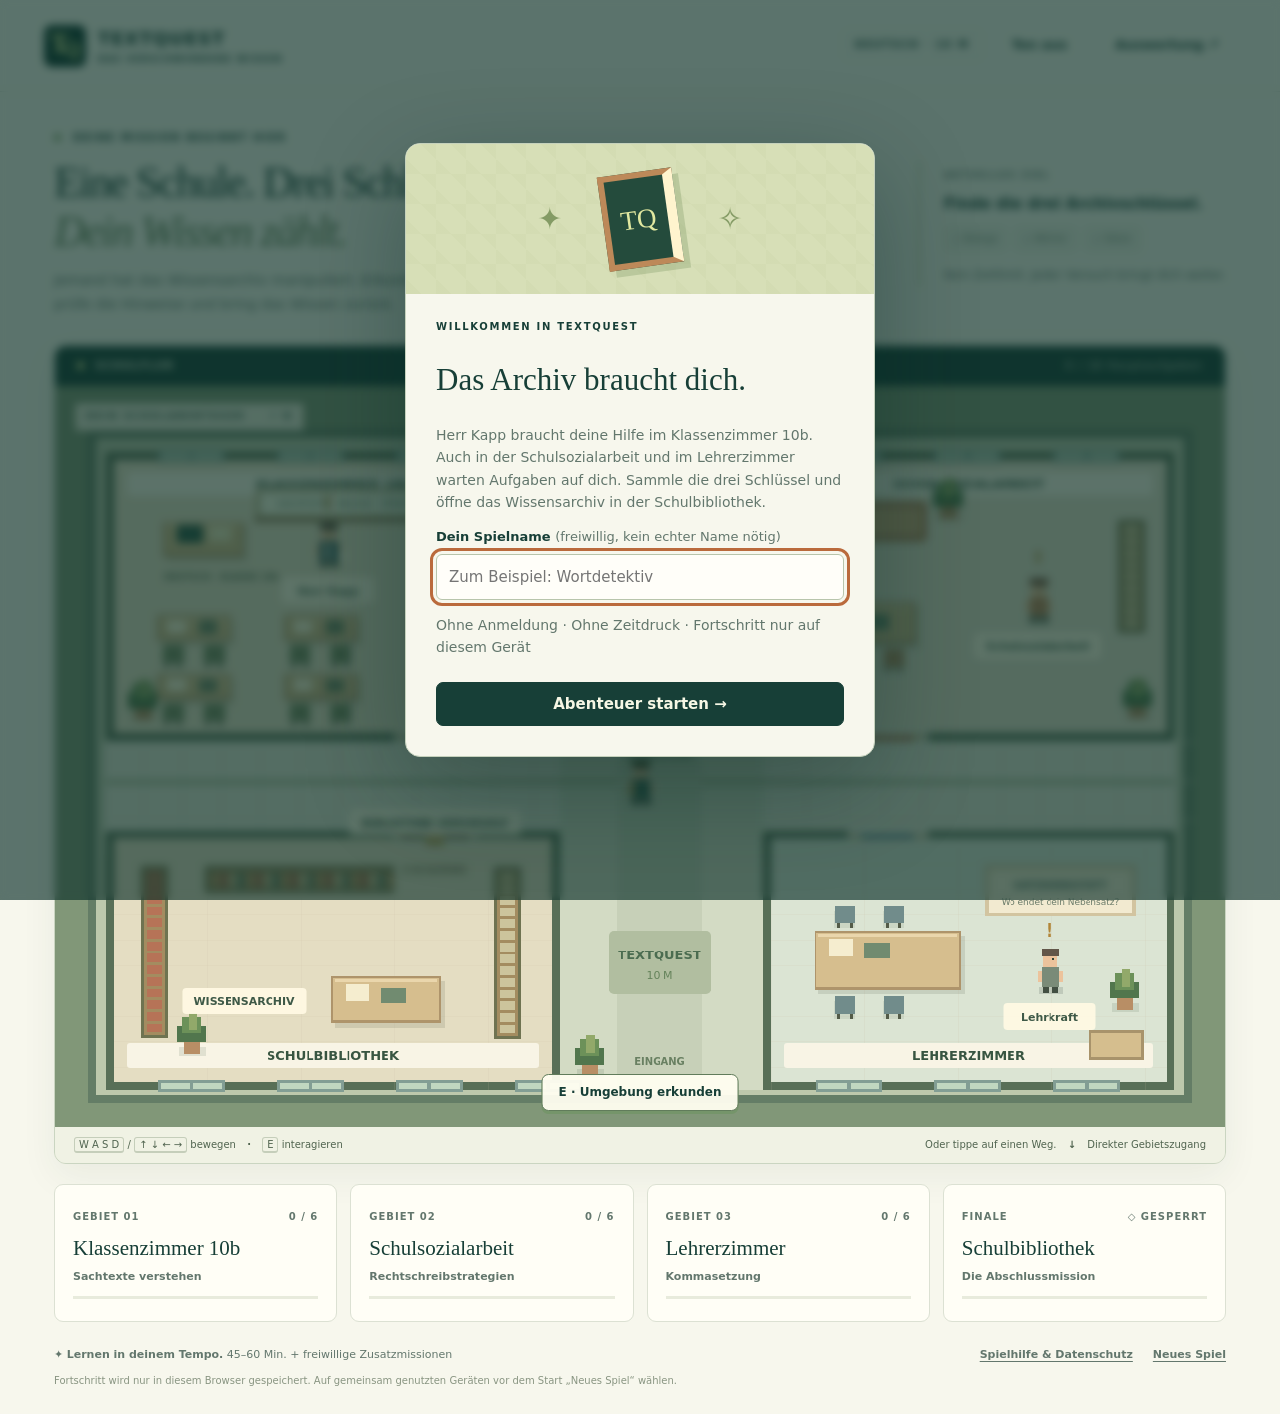
<file: index.html>
<!doctype html>
<html lang="de"><head><meta charset="utf-8"><meta name="viewport" content="width=device-width,initial-scale=1"><meta name="theme-color" content="#193f38"><meta name="description" content="TextQuest: Ein kostenloses 2D-Lernabenteuer für Deutsch Klasse 10 M. Sachtexte, Rechtschreibstrategien und Kommasetzung – ohne Anmeldung."><title>TextQuest — Das verschwundene Wissen</title><link rel="stylesheet" href="style.css"></head>
<body>
<header class="top"><a class="brand" href="#" aria-label="TextQuest Start"><span class="brand-icon">T<span>Q</span></span><span>TEXTQUEST<small>DAS VERSCHWUNDENE WISSEN</small></span></a><div class="topright"><span class="tag">DEUTSCH · 10 M</span><button id="sound" class="quiet" aria-pressed="false">Ton aus</button><button id="results" class="quiet">Auswertung ↗</button></div></header>
<main>
<section class="intro"><div><div class="eyebrow"><span class="dot"></span> DEINE MISSION BEGINNT HIER</div><h1>Eine Schule. Drei Schlüssel.<br><em>Dein Wissen zählt.</em></h1><p>Jemand hat das Wissensarchiv manipuliert. Erkunde das Schulhaus,<br class="desktop"> prüfe die Hinweise und bring das Wissen zurück.</p></div><div class="missionnote"><span class="noteindex">AKTUELLES ZIEL</span><strong id="goal">Finde die drei Archivschlüssel.</strong><div id="keys" class="keyrow"></div><span class="small">Kein Zeitlimit. Jeder Versuch bringt dich weiter.</span></div></section>
<section class="gamebox" aria-label="Begehbare Abenteuerwelt"><div class="mapbar"><span><i class="dot"></i> <b id="location">SCHULFLUR</b></span><span id="progress">0 / 18 Aufgaben</span></div><div class="canvaswrap"><canvas id="world" width="1200" height="760" tabindex="0" aria-label="2D-Schulhaus. Bewege dich mit WASD oder Pfeiltasten. Alternativ die Gebiete unterhalb der Karte öffnen."></canvas><div class="mapcaption">DEIN SCHULABENTEUER <span>↗ N</span></div><div class="interaction"><button id="interact">E · Umgebung erkunden</button></div><div class="touchpad" aria-label="Bewegungssteuerung"><button data-dir="ArrowUp" aria-label="Nach oben">↑</button><div><button data-dir="ArrowLeft" aria-label="Nach links">←</button><button data-dir="ArrowDown" aria-label="Nach unten">↓</button><button data-dir="ArrowRight" aria-label="Nach rechts">→</button></div></div></div><div class="mapfoot"><span><kbd>W A S D</kbd> / <kbd>↑ ↓ ← →</kbd> bewegen <b>·</b> <kbd>E</kbd> interagieren</span><span>Oder tippe auf einen Weg. <b>↓</b> Direkter Gebietszugang</span></div></section>
<section class="districts" id="districts" aria-label="Gebiete und Aufgaben"></section>
<section class="bottomline"><span>✦ <strong>Lernen in deinem Tempo.</strong> 45–60 Min. + freiwillige Zusatzmissionen</span><button id="guide" class="textbtn">Spielhilfe & Datenschutz</button><button id="reset" class="textbtn">Neues Spiel</button></section>
<p id="storageNote" class="storage">Fortschritt wird nur in diesem Browser gespeichert. Auf gemeinsam genutzten Geräten vor dem Start „Neues Spiel“ wählen.</p>
</main>
<dialog id="welcome" class="smallmodal"><div class="welcomeart"><span>✦</span><div class="book">TQ</div><span>✧</span></div><div class="modalpad"><div class="eyebrow">WILLKOMMEN IN TEXTQUEST</div><h2>Das Archiv braucht dich.</h2><p>Herr Kapp braucht deine Hilfe im Klassenzimmer 10b. Auch in der Schulsozialarbeit und im Lehrerzimmer warten Aufgaben auf dich. Sammle die drei Schlüssel und öffne das Wissensarchiv in der Schulbibliothek.</p><label for="nickname">Dein Spielname <span class="muted">(freiwillig, kein echter Name nötig)</span></label><input id="nickname" maxlength="30" placeholder="Zum Beispiel: Wortdetektiv"><p class="small">Ohne Anmeldung · Ohne Zeitdruck · Fortschritt nur auf diesem Gerät</p><button id="start" class="primary wide">Abenteuer starten →</button><button id="resume" class="quiet wide" hidden>Gespeichertes Abenteuer fortsetzen</button></div></dialog>
<dialog id="modal" aria-labelledby="modalTitle"><div class="modalhead"><div><span id="modalKicker" class="eyebrow"></span><h2 id="modalTitle"></h2></div><button id="closeModal" class="close" aria-label="Fenster schließen">✕</button></div><div id="modalBody"></div></dialog>
<div id="toast" role="status" aria-live="polite"></div>
<script src="content.js"></script><script src="app.js"></script><script src="world.js"></script>
</body></html>
</file>
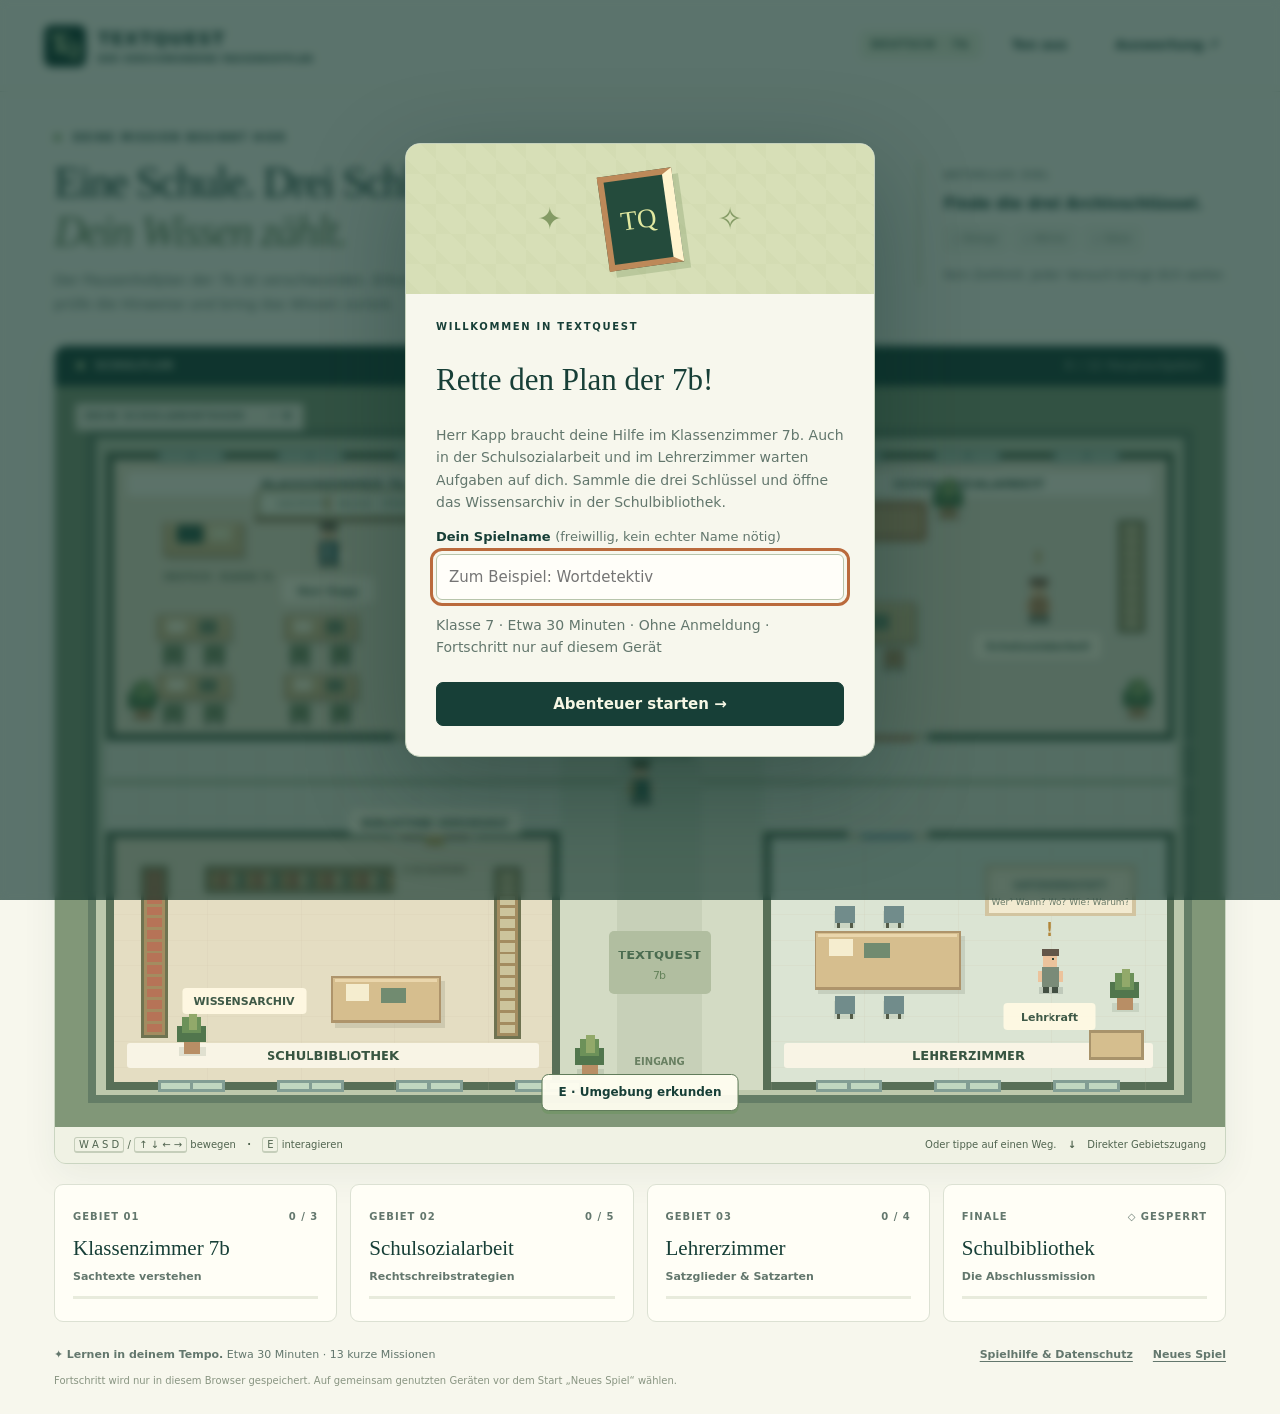
<file: klasse7/index.html>
<!doctype html>
<html lang="de"><head><meta charset="utf-8"><meta name="viewport" content="width=device-width,initial-scale=1"><meta name="theme-color" content="#193f38"><meta name="description" content="TextQuest: Ein kostenloses 2D-Lernabenteuer für Deutsch Klasse 7b. Sachtexte, Rechtschreibung und Grammatik – ohne Anmeldung."><title>TextQuest 7b — Der verschwundene Pausenhofplan</title><link rel="stylesheet" href="style.css"></head>
<body>
<header class="top"><a class="brand" href="#" aria-label="TextQuest Start"><span class="brand-icon">T<span>Q</span></span><span>TEXTQUEST<small>DER VERSCHWUNDENE PAUSENHOFPLAN</small></span></a><div class="topright"><span class="tag">DEUTSCH · 7b</span><button id="sound" class="quiet" aria-pressed="false">Ton aus</button><button id="results" class="quiet">Auswertung ↗</button></div></header>
<main>
<section class="intro"><div><div class="eyebrow"><span class="dot"></span> DEINE MISSION BEGINNT HIER</div><h1>Eine Schule. Drei Schlüssel.<br><em>Dein Wissen zählt.</em></h1><p>Der Pausenhofplan der 7b ist verschwunden. Erkunde das Schulhaus,<br class="desktop"> prüfe die Hinweise und bring das Wissen zurück.</p></div><div class="missionnote"><span class="noteindex">AKTUELLES ZIEL</span><strong id="goal">Finde die drei Archivschlüssel.</strong><div id="keys" class="keyrow"></div><span class="small">Kein Zeitlimit. Jeder Versuch bringt dich weiter.</span></div></section>
<section class="gamebox" aria-label="Begehbare Abenteuerwelt"><div class="mapbar"><span><i class="dot"></i> <b id="location">SCHULFLUR</b></span><span id="progress">0 / 12 Hauptaufgaben</span></div><div class="canvaswrap"><canvas id="world" width="1200" height="760" tabindex="0" aria-label="2D-Schulhaus. Bewege dich mit WASD oder Pfeiltasten. Alternativ die Gebiete unterhalb der Karte öffnen."></canvas><div class="mapcaption">DEIN SCHULABENTEUER <span>↗ N</span></div><div class="interaction"><button id="interact">E · Umgebung erkunden</button></div><div class="touchpad" aria-label="Bewegungssteuerung"><button data-dir="ArrowUp" aria-label="Nach oben">↑</button><div><button data-dir="ArrowLeft" aria-label="Nach links">←</button><button data-dir="ArrowDown" aria-label="Nach unten">↓</button><button data-dir="ArrowRight" aria-label="Nach rechts">→</button></div></div></div><div class="mapfoot"><span><kbd>W A S D</kbd> / <kbd>↑ ↓ ← →</kbd> bewegen <b>·</b> <kbd>E</kbd> interagieren</span><span>Oder tippe auf einen Weg. <b>↓</b> Direkter Gebietszugang</span></div></section>
<section class="districts" id="districts" aria-label="Gebiete und Aufgaben"></section>
<section class="bottomline"><span>✦ <strong>Lernen in deinem Tempo.</strong> Etwa 30 Minuten · 13 kurze Missionen</span><button id="guide" class="textbtn">Spielhilfe & Datenschutz</button><button id="reset" class="textbtn">Neues Spiel</button></section>
<p id="storageNote" class="storage">Fortschritt wird nur in diesem Browser gespeichert. Auf gemeinsam genutzten Geräten vor dem Start „Neues Spiel“ wählen.</p>
</main>
<dialog id="welcome" class="smallmodal"><div class="welcomeart"><span>✦</span><div class="book">TQ</div><span>✧</span></div><div class="modalpad"><div class="eyebrow">WILLKOMMEN IN TEXTQUEST</div><h2>Rette den Plan der 7b!</h2><p>Herr Kapp braucht deine Hilfe im Klassenzimmer 7b. Auch in der Schulsozialarbeit und im Lehrerzimmer warten Aufgaben auf dich. Sammle die drei Schlüssel und öffne das Wissensarchiv in der Schulbibliothek.</p><label for="nickname">Dein Spielname <span class="muted">(freiwillig, kein echter Name nötig)</span></label><input id="nickname" maxlength="30" placeholder="Zum Beispiel: Wortdetektiv"><p class="small">Klasse 7 · Etwa 30 Minuten · Ohne Anmeldung · Fortschritt nur auf diesem Gerät</p><button id="start" class="primary wide">Abenteuer starten →</button><button id="resume" class="quiet wide" hidden>Gespeichertes Abenteuer fortsetzen</button></div></dialog>
<dialog id="modal" aria-labelledby="modalTitle"><div class="modalhead"><div><span id="modalKicker" class="eyebrow"></span><h2 id="modalTitle"></h2></div><button id="closeModal" class="close" aria-label="Fenster schließen">✕</button></div><div id="modalBody"></div></dialog>
<div id="toast" role="status" aria-live="polite"></div>
<script src="content.js"></script><script src="app.js"></script><script src="world.js"></script>
</body></html>
</file>
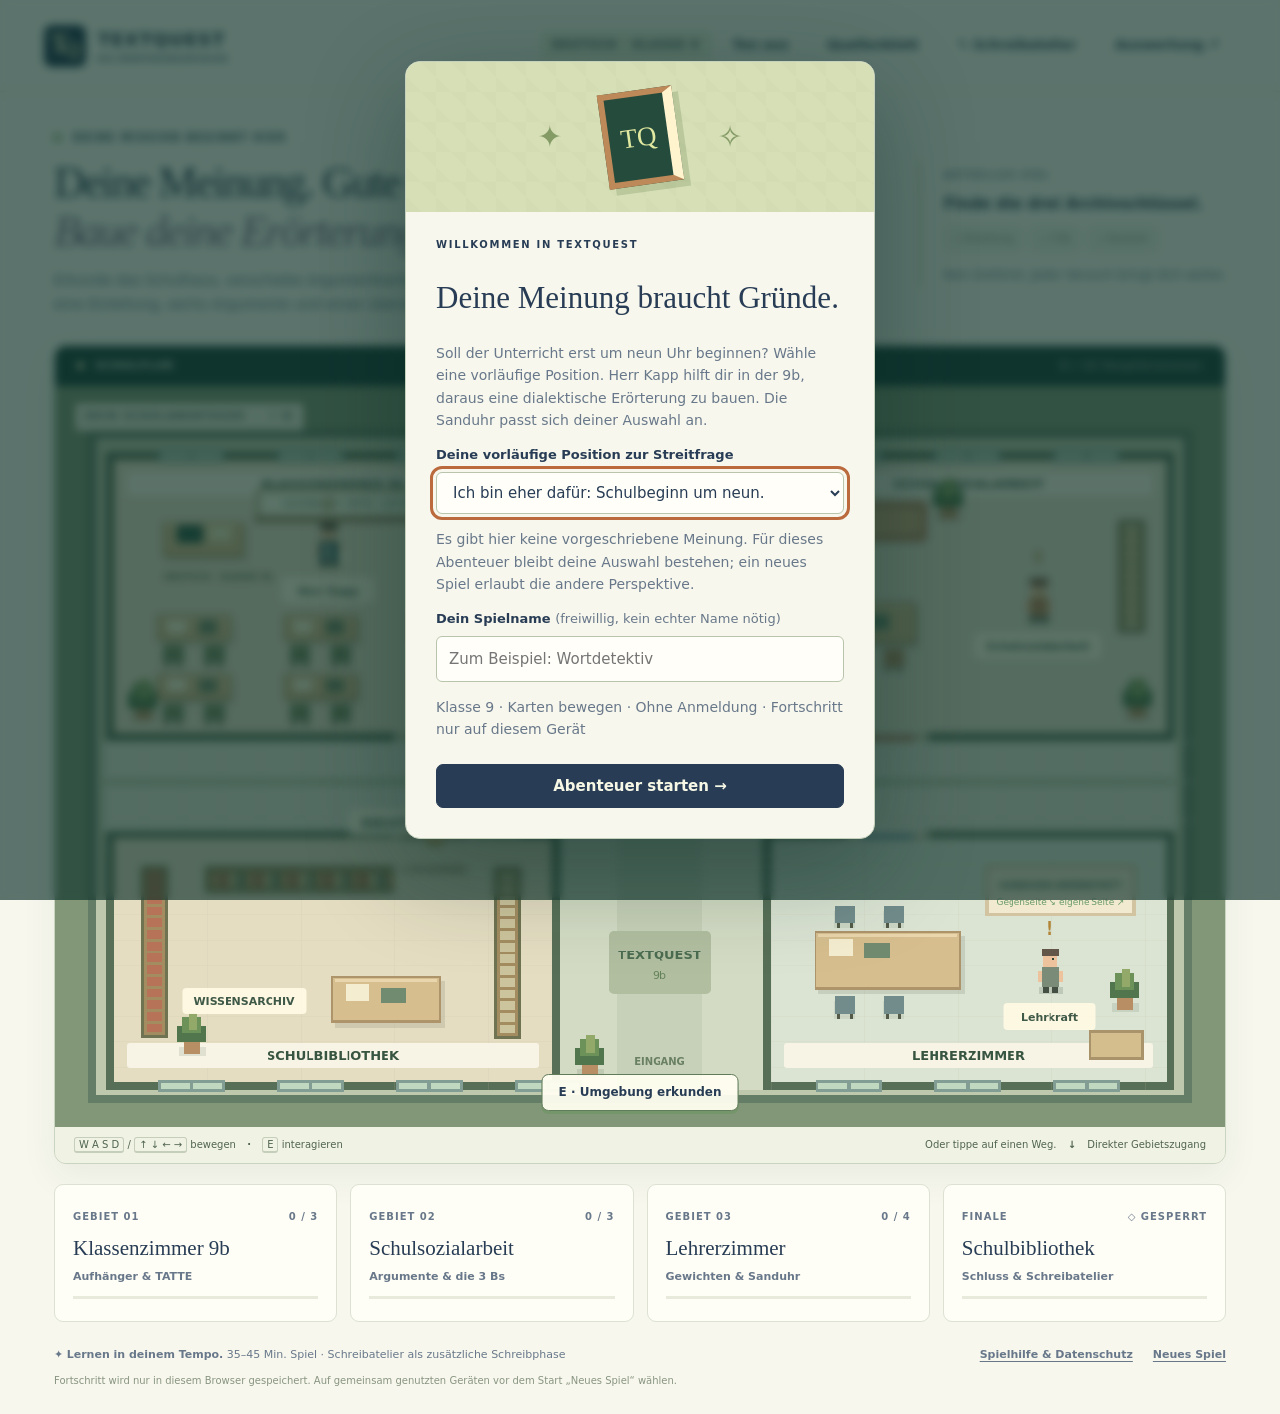
<file: klasse9/index.html>
<!doctype html>
<html lang="de"><head><meta charset="utf-8"><meta name="viewport" content="width=device-width,initial-scale=1"><meta name="theme-color" content="#193f38"><meta name="description" content="TextQuest: Ein kostenloses 2D-Lernabenteuer für Deutsch Klasse 9b. Dialektische Erörterung, Einleitung, sechs Argumente, Sanduhrprinzip und Schluss – ohne Anmeldung."><title>TextQuest 9 — Die Erörterungsmission</title><link rel="stylesheet" href="style.css"></head>
<body>
<header class="top"><a class="brand" href="#" aria-label="TextQuest Start"><span class="brand-icon">T<span>Q</span></span><span>TEXTQUEST<small>DIE ERÖRTERUNGSMISSION</small></span></a><div class="topright"><span class="tag">DEUTSCH · KLASSE 9</span><button id="sound" class="quiet" aria-pressed="false">Ton aus</button><button id="sourceButton" class="quiet">Quellenblatt</button><button id="notebook" class="quiet">✎ Schreibatelier</button><button id="results" class="quiet">Auswertung ↗</button></div></header>
<main>
<section class="intro"><div><div class="eyebrow"><span class="dot"></span> DEINE MISSION BEGINNT HIER</div><h1>Deine Meinung. Gute Gründe.<br><em>Baue deine Erörterung.</em></h1><p>Erkunde das Schulhaus, verschiebe Argumentkarten und entwickle<br class="desktop"> eine Einleitung, sechs Argumente und einen überzeugenden Schluss.</p></div><div class="missionnote"><span class="noteindex">AKTUELLES ZIEL</span><strong id="goal">Finde die drei Archivschlüssel.</strong><div id="keys" class="keyrow"></div><span class="small">Kein Zeitlimit. Jeder Versuch bringt dich weiter.</span></div></section>
<section class="gamebox" aria-label="Begehbare Abenteuerwelt"><div class="mapbar"><span><i class="dot"></i> <b id="location">SCHULFLUR</b></span><span id="progress">0 / 10 Hauptmissionen</span></div><div class="canvaswrap"><canvas id="world" width="1200" height="760" tabindex="0" aria-label="2D-Schulhaus. Bewege dich mit WASD oder Pfeiltasten. Alternativ die Gebiete unterhalb der Karte öffnen."></canvas><div class="mapcaption">DEIN SCHULABENTEUER <span>↗ N</span></div><div class="interaction"><button id="interact">E · Umgebung erkunden</button></div><div class="touchpad" aria-label="Bewegungssteuerung"><button data-dir="ArrowUp" aria-label="Nach oben">↑</button><div><button data-dir="ArrowLeft" aria-label="Nach links">←</button><button data-dir="ArrowDown" aria-label="Nach unten">↓</button><button data-dir="ArrowRight" aria-label="Nach rechts">→</button></div></div></div><div class="mapfoot"><span><kbd>W A S D</kbd> / <kbd>↑ ↓ ← →</kbd> bewegen <b>·</b> <kbd>E</kbd> interagieren</span><span>Oder tippe auf einen Weg. <b>↓</b> Direkter Gebietszugang</span></div></section>
<section class="districts" id="districts" aria-label="Gebiete und Aufgaben"></section>
<section class="bottomline"><span>✦ <strong>Lernen in deinem Tempo.</strong> 35–45 Min. Spiel · Schreibatelier als zusätzliche Schreibphase</span><button id="guide" class="textbtn">Spielhilfe & Datenschutz</button><button id="reset" class="textbtn">Neues Spiel</button></section>
<p id="storageNote" class="storage">Fortschritt wird nur in diesem Browser gespeichert. Auf gemeinsam genutzten Geräten vor dem Start „Neues Spiel“ wählen.</p>
</main>
<dialog id="welcome" class="smallmodal"><div class="welcomeart"><span>✦</span><div class="book">TQ</div><span>✧</span></div><div class="modalpad"><div class="eyebrow">WILLKOMMEN IN TEXTQUEST</div><h2>Deine Meinung braucht Gründe.</h2><p>Soll der Unterricht erst um neun Uhr beginnen? Wähle eine vorläufige Position. Herr Kapp hilft dir in der 9b, daraus eine dialektische Erörterung zu bauen. Die Sanduhr passt sich deiner Auswahl an.</p><label for="position">Deine vorläufige Position zur Streitfrage</label><select id="position"><option value="pro">Ich bin eher dafür: Schulbeginn um neun.</option><option value="contra">Ich bin eher dagegen: bisherigen Beginn beibehalten.</option></select><p class="small">Es gibt hier keine vorgeschriebene Meinung. Für dieses Abenteuer bleibt deine Auswahl bestehen; ein neues Spiel erlaubt die andere Perspektive.</p><label for="nickname">Dein Spielname <span class="muted">(freiwillig, kein echter Name nötig)</span></label><input id="nickname" maxlength="30" placeholder="Zum Beispiel: Wortdetektiv"><p class="small">Klasse 9 · Karten bewegen · Ohne Anmeldung · Fortschritt nur auf diesem Gerät</p><button id="start" class="primary wide">Abenteuer starten →</button><button id="resume" class="quiet wide" hidden>Gespeichertes Abenteuer fortsetzen</button></div></dialog>
<dialog id="modal" aria-labelledby="modalTitle"><div class="modalhead"><div><span id="modalKicker" class="eyebrow"></span><h2 id="modalTitle"></h2></div><button id="closeModal" class="close" aria-label="Fenster schließen">✕</button></div><div id="modalBody"></div></dialog>
<div id="toast" role="status" aria-live="polite"></div>
<script src="content.js"></script><script src="app.js"></script><script src="interactive.js"></script><script src="world.js"></script>
</body></html>
</file>
<file: style.css>
:root{--ink:#173f37;--muted:#63776d;--cream:#f7f7ed;--line:#dce1d3;--lime:#e4ee9a;--orange:#bb613e;--paper:#fffef8;--sans:ui-sans-serif,system-ui,-apple-system,BlinkMacSystemFont,"Segoe UI",sans-serif}*{box-sizing:border-box}body{margin:0;background:var(--cream);color:var(--ink);font:15px/1.6 var(--sans)}button,input,textarea,select{font:inherit}button{cursor:pointer;border:1px solid var(--line);background:var(--paper);color:var(--ink);padding:9px 16px;border-radius:7px;font-weight:650}button:hover{background:#edf1db;border-color:#a1b2a0}button:focus-visible,a:focus-visible,canvas:focus-visible,input:focus-visible,textarea:focus-visible,select:focus-visible{outline:3px solid #ba6a3c;outline-offset:3px}button:disabled{cursor:default;opacity:.55}a{color:inherit}.top{height:92px;max-width:1320px;margin:auto;padding:20px 44px;display:flex;align-items:center;justify-content:space-between;border-bottom:1px solid var(--line)}.brand{text-decoration:none;display:flex;gap:12px;align-items:center;font-size:18px;font-weight:850;letter-spacing:1px}.brand small{display:block;font-size:8px;letter-spacing:1.8px;font-weight:600}.brand-icon{background:var(--ink);color:var(--lime);width:42px;height:42px;border-radius:8px;font-family:Georgia,serif;font-size:28px;padding-left:6px;line-height:36px;position:relative}.brand-icon span{font-size:21px;position:absolute;right:5px;bottom:0}.topright{display:flex;align-items:center;gap:14px}.quiet{background:transparent;border-color:transparent;font-size:13px}.tag,.eyebrow,.noteindex{font-size:10px;letter-spacing:1.7px;font-weight:800}.tag{border:1px solid var(--line);padding:5px 10px;border-radius:5px}.dot{display:inline-block;width:7px;height:7px;border-radius:50%;background:#7c9d61;margin-right:7px}.intro{display:flex;justify-content:space-between;align-items:center;padding:38px 0 28px;gap:30px}main{max-width:1232px;margin:auto;padding:0 30px}h1{font-family:Georgia,serif;font-weight:normal;font-size:clamp(32px,3.4vw,48px);line-height:1.12;letter-spacing:-1.7px;margin:12px 0}h1 em{color:#65815b;font-weight:normal}.intro p{color:var(--muted);font-size:14px;margin:14px 0 0;line-height:1.7}.missionnote{border-left:2px solid #cbd4b5;padding-left:24px;max-width:320px}.noteindex{color:var(--muted);font-size:9px}.missionnote strong{display:block;font-size:15px;margin:7px 0}.small{font-size:12px;line-height:1.6;color:var(--muted)}.keyrow{display:flex;gap:7px;margin:10px 0}.keypill{border:1px solid #d7dec4;border-radius:5px;padding:4px 8px;color:#7a8b78;font-size:10px;background:#eff1e5}.keypill.done{background:var(--lime);color:var(--ink)}.gamebox{border:1px solid #cad5c1;border-radius:12px;overflow:hidden;background:#e4e9d2;box-shadow:0 12px 36px #223e3610}.mapbar{background:#1d443c;color:#e8edd6;display:flex;justify-content:space-between;padding:12px 22px;font-size:10px;letter-spacing:1.4px}.mapbar .dot{background:var(--lime)}.canvaswrap{position:relative;background:#b8c6a1;line-height:0}canvas{width:100%;height:auto;display:block;object-fit:contain;touch-action:none;image-rendering:pixelated}.mapcaption{position:absolute;top:17px;left:20px;line-height:1.5;font-size:9px;letter-spacing:2px;font-weight:800;color:#2e5144;background:#f8f6e5d9;padding:6px 10px;border:1px solid #6f8b5c55}.mapcaption span{margin-left:18px}.interaction{position:absolute;bottom:16px;left:50%;transform:translateX(-50%);white-space:nowrap;line-height:1.4}.interaction button{background:#fffef1f2;border:1px solid #617c5b;box-shadow:0 3px 0 #75956a;font-size:12px}.mapfoot{display:flex;gap:15px;justify-content:space-between;padding:10px 19px;font-size:10px;color:#50644f;background:#f0f2e4}.mapfoot b{margin:0 8px}kbd{font-size:10px;font-family:var(--sans);border:1px solid #c5ceba;border-bottom-width:2px;padding:1px 4px;border-radius:3px}.districts{display:grid;grid-template-columns:repeat(4,1fr);gap:13px;margin-top:20px}.district{padding:17px 18px 15px;text-align:left;position:relative;border:1px solid var(--line);background:#fffef6;border-radius:9px;min-height:138px;transition:transform .15s}.district:hover{transform:translateY(-3px)}.district .num{font-size:10px;letter-spacing:1px;color:var(--muted);display:flex;justify-content:space-between}.district h3{font-family:Georgia,serif;font-size:21px;font-weight:normal;margin:7px 0 2px}.district p{font-size:11px;color:var(--muted);margin:0 0 11px}.track{height:3px;background:#e8ebdc;width:100%}.track span{display:block;height:3px;background:#6c8a5d}.district[data-zone="1"] .track span{background:#ba7451}.district[data-zone="2"] .track span{background:#6f91a0}.bottomline{display:flex;align-items:center;gap:20px;margin-top:24px;font-size:11px;color:var(--muted)}.bottomline>span{margin-right:auto}.textbtn{padding:0;border:0;background:none;font-size:11px;color:var(--muted);text-decoration:underline;text-underline-offset:3px}.storage{color:#899582;font-size:10px;margin:9px 0 25px}.touchpad{display:none;position:absolute;left:15px;bottom:13px;line-height:1;text-align:center}.touchpad button{padding:6px 12px;background:#fffbe9df;margin:2px;touch-action:none}.touchpad>button{display:inline-block}dialog{border:1px solid #c5d1bc;border-radius:15px;padding:0;max-width:1080px;width:94vw;color:var(--ink);background:var(--cream);max-height:92dvh;box-shadow:0 30px 100px #06241d55}dialog::backdrop{background:#092d27a6;backdrop-filter:blur(4px)}.smallmodal{width:470px;max-width:94vw}.welcomeart{height:150px;background:#d7dfb7;display:flex;align-items:center;justify-content:center;gap:40px;font-size:30px;color:#849b65;background-image:linear-gradient(45deg,#c6d2a433 25%,transparent 25%,transparent 75%,#c6d2a433 75%);background-size:30px 30px}.book{background:#244b3c;border:6px solid #bd8959;border-right:10px solid #fff4ce;box-shadow:6px 7px 0 #6a865444;transform:rotate(-8deg);width:75px;height:95px;display:grid;place-items:center;color:#e1e8a0;font-family:Georgia,serif;font-size:27px}.modalpad{padding:25px 30px 30px}.modalpad h2{font-family:Georgia,serif;font-weight:normal;font-size:31px;line-height:1.2}.modalpad p{font-size:14px;color:var(--muted)}label{display:block;font-weight:650;font-size:13px;margin-bottom:6px}.muted{color:var(--muted);font-weight:normal}.wide{width:100%;margin-top:9px}.primary{background:var(--ink);color:#f6f7e5;border-color:var(--ink)}.primary:hover{background:#2d5b4c;color:white}.modalhead{display:flex;justify-content:space-between;align-items:center;padding:22px 27px;border-bottom:1px solid var(--line);position:sticky;top:0;background:var(--cream);z-index:5}.modalhead h2{font:normal 28px/1.2 Georgia,serif;margin:5px 0 0}.close{border:0;background:none;padding:9px;font-size:19px}.tasklayout{display:grid;grid-template-columns:1fr 1.1fr;align-items:start}.reading{padding:25px 26px;background:#eeefe2;border-right:1px solid var(--line);position:sticky;top:102px;max-height:65dvh;overflow:auto}.reading h3{font:normal 23px/1.3 Georgia,serif;margin:0 0 6px}.textline{display:flex;gap:12px;font-size:14px;line-height:1.75;margin-bottom:2px}.ln{min-width:21px;text-align:right;user-select:none;color:#87917b;font-size:11px;padding-top:3px}.reading .small{margin-bottom:15px}.taskarea{padding:23px 27px}.taskarea.solo{max-width:790px;margin:auto}.story{padding:13px 15px;background:#eaf0da;border-left:3px solid #8ca36c;font-size:14px;margin-bottom:20px}.quote{padding:14px 18px;background:#fffdf2;border:1px dashed #c8ba98;font-family:Georgia,serif;font-size:18px;line-height:1.7;margin-bottom:20px}.field{margin-bottom:23px;padding-bottom:19px;border-bottom:1px solid var(--line)}.field label,.field>legend{font-size:14px;line-height:1.5;margin-bottom:10px}.options{display:flex;flex-direction:column;gap:7px}.option{text-align:left;border:1px solid #d5ddc9;border-radius:7px;padding:9px 11px;font-size:13px;font-weight:500;line-height:1.5;background:#fffef7;display:flex;gap:9px;align-items:baseline}.option[aria-pressed="true"]{border:2px solid #496d50;background:#e5edd1;padding:8px 10px}.option span{font-size:10px;border:1px solid #cbd4bd;border-radius:4px;padding:0 5px}input,textarea,select{max-width:100%;width:100%;border:1px solid #b8c5ac;border-radius:6px;padding:10px 12px;background:#fffef9;color:var(--ink)}textarea{min-height:110px;resize:vertical}.commaline{font-size:18px;line-height:2.3;background:#fffdf4;padding:12px;border:1px solid #dce2ce;border-radius:6px}.commaline .word{white-space:nowrap}.commabtn{display:inline-flex;width:23px;height:30px;align-items:center;justify-content:center;padding:0;border:1px dashed #bbc8ac;border-radius:3px;margin:0 3px;vertical-align:baseline;font-size:24px;line-height:1;color:#718864;background:#f0f3e4}.commabtn[aria-pressed="true"]{background:#244f41;color:#f3f5d1;border:1px solid #244f41}.commaline .period{margin-left:1px}.field.good{border-left:3px solid #739b58;padding-left:10px}.field.bad{border-left:3px solid #be7145;padding-left:10px}.fieldstatus{font-size:12px;font-weight:650;margin-top:7px}.feedback{border-radius:8px;padding:14px 16px;margin-bottom:17px;font-size:14px;background:#f5e7d0;border:1px solid #d6b485}.feedback.success{background:#e6eed4;border-color:#adbf8d}.feedback p{margin:5px 0}.taskactions{display:flex;gap:8px;flex-wrap:wrap;margin-top:15px}.hintbox{background:#f1ebdb;border:1px solid #daceb2;padding:12px 16px;border-radius:7px;margin-top:13px;font-size:13px}.selfbox{background:#edf0e0;padding:14px;margin-top:10px;border-radius:6px}.selfbox label{font-weight:500;display:flex;gap:9px;margin-top:7px}.selfbox input{width:auto;margin-top:5px}.solution{background:#f2eddb;border:1px solid #d7c69f;padding:17px;border-radius:8px;margin-top:15px;font-size:13px}.solution h4{margin:0 0 8px}.solution p{margin:6px 0}.zoneintro{padding:20px 27px;background:#e8edda;font-size:14px}.tasklist{padding:10px 27px 25px}.taskrow{display:flex;align-items:center;gap:14px;text-align:left;width:100%;padding:15px 0;border:0;border-bottom:1px solid var(--line);background:none;border-radius:0;font-size:15px}.taskrow .circle{border:1px solid #b4c3a5;border-radius:50%;width:30px;height:30px;display:grid;place-items:center;font-size:11px;flex-shrink:0}.taskrow .rowtitle{flex:1}.taskrow small{display:block;font-size:11px;font-weight:normal;color:var(--muted)}.resultsbody{padding:25px 30px}.resultgrid{display:grid;grid-template-columns:repeat(3,1fr);gap:12px;margin:20px 0}.resultcard{padding:18px;background:#e9eedb;border-radius:9px}.resultcard h3{font-size:15px;margin:0 0 8px}.resultcard b{font:normal 35px Georgia,serif}.resultcard p{font-size:12px}.reporttable{width:100%;border-collapse:collapse;font-size:12px}.reporttable th,.reporttable td{padding:9px;border-bottom:1px solid #d6ddc9;text-align:left;vertical-align:top}.reporttable th{background:#e9eedb}.reporttable td:first-child{max-width:240px}.reporttable details{max-width:400px;white-space:pre-wrap}.reportscroll{overflow-x:auto}.helpbody{padding:25px 30px;max-width:800px}.helpbody h3{font-size:18px}.helpbody p{font-size:14px}.printname{font-size:17px}#toast{position:fixed;bottom:24px;left:50%;transform:translate(-50%,20px);padding:12px 22px;border-radius:8px;background:#1c443bf5;color:#f5f6df;z-index:30;opacity:0;pointer-events:none;transition:.2s;font-size:13px;max-width:90vw;text-align:center}#toast.show{opacity:1;transform:translate(-50%,0)}[hidden]{display:none!important}@media(pointer:coarse){.touchpad{display:block}}@media(max-width:800px){.top{padding:15px 20px;height:78px}.topright{gap:2px}.tag{display:none}.brand{font-size:15px}.brand small{font-size:6px}main{padding:0 16px}.intro{padding:25px 0 22px}.intro p{font-size:12px}.missionnote{max-width:225px;padding-left:17px}.missionnote strong{font-size:12px}.missionnote .small{font-size:10px}.keypill{font-size:8px;padding:4px}.districts{grid-template-columns:repeat(2,1fr)}.district{min-height:125px}.mapfoot>span:last-child{display:none}.mapcaption{font-size:7px;top:9px;left:9px;padding:3px 6px}.tasklayout{grid-template-columns:1fr}.reading{position:static;max-height:36dvh;border-right:0;border-bottom:1px solid var(--line);padding:18px}.textline{font-size:13px}.taskarea{padding:20px}.modalhead{padding:18px}.modalhead h2{font-size:23px}.bottomline{flex-wrap:wrap;gap:12px}.bottomline>span{width:100%}.resultgrid{grid-template-columns:1fr}.resultcard{padding:13px}.resultcard b{font-size:27px}.interaction{bottom:12px;left:auto;right:12px;transform:none}.interaction button{font-size:10px;padding:7px 9px;max-width:190px;white-space:normal}.mapbar{font-size:8px;padding:10px 12px}.touchpad button{padding:4px 9px}}@media(max-width:520px){.intro{display:block}h1{font-size:36px}.missionnote{border-left:0;border-top:1px solid var(--line);padding:13px 0 0;margin-top:17px;max-width:none}.missionnote strong{margin:4px 0;display:inline-block}.keyrow{margin:7px 0}.missionnote .small{display:none}.keypill{font-size:9px}.desktop{display:none}.quiet{padding:6px 8px;font-size:11px}.brand-icon{width:32px;height:34px;font-size:23px;line-height:28px}.brand-icon span{font-size:17px}.district h3{font-size:19px}.district{padding:14px}.commaline{font-size:16px}.commabtn{width:20px;margin:0 2px}.resultsbody{padding:18px}.mapcaption{display:none}}@media print{body>*{display:none!important}#modal{display:block!important;position:static;max-height:none;width:100%;max-width:none;border:0;box-shadow:none;background:white;margin:0;padding:0}#modal::backdrop{display:none}.modalhead{position:static;background:white}.modalhead .close,.taskactions{display:none}.resultsbody{padding:0}.resultgrid{grid-template-columns:repeat(3,1fr)}.reporttable{font-size:10px}.reporttable tr{break-inside:avoid}.reporttable details{display:block}.reporttable details>*{display:block}.reportscroll{overflow:visible}.resultcard{break-inside:avoid}}
</file>
<file: klasse7/style.css>
:root{--ink:#173f37;--muted:#63776d;--cream:#f7f7ed;--line:#dce1d3;--lime:#d9e9b2;--orange:#bb613e;--paper:#fffef8;--sans:ui-sans-serif,system-ui,-apple-system,BlinkMacSystemFont,"Segoe UI",sans-serif}*{box-sizing:border-box}body{margin:0;background:var(--cream);color:var(--ink);font:15px/1.6 var(--sans)}button,input,textarea,select{font:inherit}button{cursor:pointer;border:1px solid var(--line);background:var(--paper);color:var(--ink);padding:9px 16px;border-radius:7px;font-weight:650}button:hover{background:#edf1db;border-color:#a1b2a0}button:focus-visible,a:focus-visible,canvas:focus-visible,input:focus-visible,textarea:focus-visible,select:focus-visible{outline:3px solid #ba6a3c;outline-offset:3px}button:disabled{cursor:default;opacity:.55}a{color:inherit}.top{height:92px;max-width:1320px;margin:auto;padding:20px 44px;display:flex;align-items:center;justify-content:space-between;border-bottom:1px solid var(--line)}.brand{text-decoration:none;display:flex;gap:12px;align-items:center;font-size:18px;font-weight:850;letter-spacing:1px}.brand small{display:block;font-size:8px;letter-spacing:1.8px;font-weight:600}.brand-icon{background:var(--ink);color:var(--lime);width:42px;height:42px;border-radius:8px;font-family:Georgia,serif;font-size:28px;padding-left:6px;line-height:36px;position:relative}.brand-icon span{font-size:21px;position:absolute;right:5px;bottom:0}.topright{display:flex;align-items:center;gap:14px}.quiet{background:transparent;border-color:transparent;font-size:13px}.tag,.eyebrow,.noteindex{font-size:10px;letter-spacing:1.7px;font-weight:800}.tag{border:1px solid var(--line);padding:5px 10px;border-radius:5px}.dot{display:inline-block;width:7px;height:7px;border-radius:50%;background:#7c9d61;margin-right:7px}.intro{display:flex;justify-content:space-between;align-items:center;padding:38px 0 28px;gap:30px}main{max-width:1232px;margin:auto;padding:0 30px}h1{font-family:Georgia,serif;font-weight:normal;font-size:clamp(32px,3.4vw,48px);line-height:1.12;letter-spacing:-1.7px;margin:12px 0}h1 em{color:#65815b;font-weight:normal}.intro p{color:var(--muted);font-size:14px;margin:14px 0 0;line-height:1.7}.missionnote{border-left:2px solid #cbd4b5;padding-left:24px;max-width:320px}.noteindex{color:var(--muted);font-size:9px}.missionnote strong{display:block;font-size:15px;margin:7px 0}.small{font-size:12px;line-height:1.6;color:var(--muted)}.keyrow{display:flex;gap:7px;margin:10px 0}.keypill{border:1px solid #d7dec4;border-radius:5px;padding:4px 8px;color:#7a8b78;font-size:10px;background:#eff1e5}.keypill.done{background:var(--lime);color:var(--ink)}.gamebox{border:1px solid #cad5c1;border-radius:12px;overflow:hidden;background:#e4e9d2;box-shadow:0 12px 36px #223e3610}.mapbar{background:#1d443c;color:#e8edd6;display:flex;justify-content:space-between;padding:12px 22px;font-size:10px;letter-spacing:1.4px}.mapbar .dot{background:var(--lime)}.canvaswrap{position:relative;background:#b8c6a1;line-height:0}canvas{width:100%;height:auto;display:block;object-fit:contain;touch-action:none;image-rendering:pixelated}.mapcaption{position:absolute;top:17px;left:20px;line-height:1.5;font-size:9px;letter-spacing:2px;font-weight:800;color:#2e5144;background:#f8f6e5d9;padding:6px 10px;border:1px solid #6f8b5c55}.mapcaption span{margin-left:18px}.interaction{position:absolute;bottom:16px;left:50%;transform:translateX(-50%);white-space:nowrap;line-height:1.4}.interaction button{background:#fffef1f2;border:1px solid #617c5b;box-shadow:0 3px 0 #75956a;font-size:12px}.mapfoot{display:flex;gap:15px;justify-content:space-between;padding:10px 19px;font-size:10px;color:#50644f;background:#f0f2e4}.mapfoot b{margin:0 8px}kbd{font-size:10px;font-family:var(--sans);border:1px solid #c5ceba;border-bottom-width:2px;padding:1px 4px;border-radius:3px}.districts{display:grid;grid-template-columns:repeat(4,1fr);gap:13px;margin-top:20px}.district{padding:17px 18px 15px;text-align:left;position:relative;border:1px solid var(--line);background:#fffef6;border-radius:9px;min-height:138px;transition:transform .15s}.district:hover{transform:translateY(-3px)}.district .num{font-size:10px;letter-spacing:1px;color:var(--muted);display:flex;justify-content:space-between}.district h3{font-family:Georgia,serif;font-size:21px;font-weight:normal;margin:7px 0 2px}.district p{font-size:11px;color:var(--muted);margin:0 0 11px}.track{height:3px;background:#e8ebdc;width:100%}.track span{display:block;height:3px;background:#6c8a5d}.district[data-zone="1"] .track span{background:#ba7451}.district[data-zone="2"] .track span{background:#6f91a0}.bottomline{display:flex;align-items:center;gap:20px;margin-top:24px;font-size:11px;color:var(--muted)}.bottomline>span{margin-right:auto}.textbtn{padding:0;border:0;background:none;font-size:11px;color:var(--muted);text-decoration:underline;text-underline-offset:3px}.storage{color:#899582;font-size:10px;margin:9px 0 25px}.touchpad{display:none;position:absolute;left:15px;bottom:13px;line-height:1;text-align:center}.touchpad button{padding:6px 12px;background:#fffbe9df;margin:2px;touch-action:none}.touchpad>button{display:inline-block}dialog{border:1px solid #c5d1bc;border-radius:15px;padding:0;max-width:1080px;width:94vw;color:var(--ink);background:var(--cream);max-height:92dvh;box-shadow:0 30px 100px #06241d55}dialog::backdrop{background:#092d27a6;backdrop-filter:blur(4px)}.smallmodal{width:470px;max-width:94vw}.welcomeart{height:150px;background:#d7dfb7;display:flex;align-items:center;justify-content:center;gap:40px;font-size:30px;color:#849b65;background-image:linear-gradient(45deg,#c6d2a433 25%,transparent 25%,transparent 75%,#c6d2a433 75%);background-size:30px 30px}.book{background:#244b3c;border:6px solid #bd8959;border-right:10px solid #fff4ce;box-shadow:6px 7px 0 #6a865444;transform:rotate(-8deg);width:75px;height:95px;display:grid;place-items:center;color:#e1e8a0;font-family:Georgia,serif;font-size:27px}.modalpad{padding:25px 30px 30px}.modalpad h2{font-family:Georgia,serif;font-weight:normal;font-size:31px;line-height:1.2}.modalpad p{font-size:14px;color:var(--muted)}label{display:block;font-weight:650;font-size:13px;margin-bottom:6px}.muted{color:var(--muted);font-weight:normal}.wide{width:100%;margin-top:9px}.primary{background:var(--ink);color:#f6f7e5;border-color:var(--ink)}.primary:hover{background:#2d5b4c;color:white}.modalhead{display:flex;justify-content:space-between;align-items:center;padding:22px 27px;border-bottom:1px solid var(--line);position:sticky;top:0;background:var(--cream);z-index:5}.modalhead h2{font:normal 28px/1.2 Georgia,serif;margin:5px 0 0}.close{border:0;background:none;padding:9px;font-size:19px}.tasklayout{display:grid;grid-template-columns:1fr 1.1fr;align-items:start}.reading{padding:25px 26px;background:#eeefe2;border-right:1px solid var(--line);position:sticky;top:102px;max-height:65dvh;overflow:auto}.reading h3{font:normal 23px/1.3 Georgia,serif;margin:0 0 6px}.textline{display:flex;gap:12px;font-size:14px;line-height:1.75;margin-bottom:2px}.ln{min-width:21px;text-align:right;user-select:none;color:#87917b;font-size:11px;padding-top:3px}.reading .small{margin-bottom:15px}.taskarea{padding:23px 27px}.taskarea.solo{max-width:790px;margin:auto}.story{padding:13px 15px;background:#eaf0da;border-left:3px solid #8ca36c;font-size:14px;margin-bottom:20px}.quote{padding:14px 18px;background:#fffdf2;border:1px dashed #c8ba98;font-family:Georgia,serif;font-size:18px;line-height:1.7;margin-bottom:20px}.field{margin-bottom:23px;padding-bottom:19px;border-bottom:1px solid var(--line)}.field label,.field>legend{font-size:14px;line-height:1.5;margin-bottom:10px}.options{display:flex;flex-direction:column;gap:7px}.option{text-align:left;border:1px solid #d5ddc9;border-radius:7px;padding:9px 11px;font-size:13px;font-weight:500;line-height:1.5;background:#fffef7;display:flex;gap:9px;align-items:baseline}.option[aria-pressed="true"]{border:2px solid #496d50;background:#e5edd1;padding:8px 10px}.option span{font-size:10px;border:1px solid #cbd4bd;border-radius:4px;padding:0 5px}input,textarea,select{max-width:100%;width:100%;border:1px solid #b8c5ac;border-radius:6px;padding:10px 12px;background:#fffef9;color:var(--ink)}textarea{min-height:110px;resize:vertical}.commaline{font-size:18px;line-height:2.3;background:#fffdf4;padding:12px;border:1px solid #dce2ce;border-radius:6px}.commaline .word{white-space:nowrap}.commabtn{display:inline-flex;width:23px;height:30px;align-items:center;justify-content:center;padding:0;border:1px dashed #bbc8ac;border-radius:3px;margin:0 3px;vertical-align:baseline;font-size:24px;line-height:1;color:#718864;background:#f0f3e4}.commabtn[aria-pressed="true"]{background:#244f41;color:#f3f5d1;border:1px solid #244f41}.commaline .period{margin-left:1px}.field.good{border-left:3px solid #739b58;padding-left:10px}.field.bad{border-left:3px solid #be7145;padding-left:10px}.fieldstatus{font-size:12px;font-weight:650;margin-top:7px}.feedback{border-radius:8px;padding:14px 16px;margin-bottom:17px;font-size:14px;background:#f5e7d0;border:1px solid #d6b485}.feedback.success{background:#e6eed4;border-color:#adbf8d}.feedback p{margin:5px 0}.taskactions{display:flex;gap:8px;flex-wrap:wrap;margin-top:15px}.hintbox{background:#f1ebdb;border:1px solid #daceb2;padding:12px 16px;border-radius:7px;margin-top:13px;font-size:13px}.selfbox{background:#edf0e0;padding:14px;margin-top:10px;border-radius:6px}.selfbox label{font-weight:500;display:flex;gap:9px;margin-top:7px}.selfbox input{width:auto;margin-top:5px}.solution{background:#f2eddb;border:1px solid #d7c69f;padding:17px;border-radius:8px;margin-top:15px;font-size:13px}.solution h4{margin:0 0 8px}.solution p{margin:6px 0}.zoneintro{padding:20px 27px;background:#e8edda;font-size:14px}.tasklist{padding:10px 27px 25px}.taskrow{display:flex;align-items:center;gap:14px;text-align:left;width:100%;padding:15px 0;border:0;border-bottom:1px solid var(--line);background:none;border-radius:0;font-size:15px}.taskrow .circle{border:1px solid #b4c3a5;border-radius:50%;width:30px;height:30px;display:grid;place-items:center;font-size:11px;flex-shrink:0}.taskrow .rowtitle{flex:1}.taskrow small{display:block;font-size:11px;font-weight:normal;color:var(--muted)}.resultsbody{padding:25px 30px}.resultgrid{display:grid;grid-template-columns:repeat(3,1fr);gap:12px;margin:20px 0}.resultcard{padding:18px;background:#e9eedb;border-radius:9px}.resultcard h3{font-size:15px;margin:0 0 8px}.resultcard b{font:normal 35px Georgia,serif}.resultcard p{font-size:12px}.reporttable{width:100%;border-collapse:collapse;font-size:12px}.reporttable th,.reporttable td{padding:9px;border-bottom:1px solid #d6ddc9;text-align:left;vertical-align:top}.reporttable th{background:#e9eedb}.reporttable td:first-child{max-width:240px}.reporttable details{max-width:400px;white-space:pre-wrap}.reportscroll{overflow-x:auto}.helpbody{padding:25px 30px;max-width:800px}.helpbody h3{font-size:18px}.helpbody p{font-size:14px}.printname{font-size:17px}#toast{position:fixed;bottom:24px;left:50%;transform:translate(-50%,20px);padding:12px 22px;border-radius:8px;background:#1c443bf5;color:#f5f6df;z-index:30;opacity:0;pointer-events:none;transition:.2s;font-size:13px;max-width:90vw;text-align:center}#toast.show{opacity:1;transform:translate(-50%,0)}[hidden]{display:none!important}@media(pointer:coarse){.touchpad{display:block}}@media(max-width:800px){.top{padding:15px 20px;height:78px}.topright{gap:2px}.tag{display:none}.brand{font-size:15px}.brand small{font-size:6px}main{padding:0 16px}.intro{padding:25px 0 22px}.intro p{font-size:12px}.missionnote{max-width:225px;padding-left:17px}.missionnote strong{font-size:12px}.missionnote .small{font-size:10px}.keypill{font-size:8px;padding:4px}.districts{grid-template-columns:repeat(2,1fr)}.district{min-height:125px}.mapfoot>span:last-child{display:none}.mapcaption{font-size:7px;top:9px;left:9px;padding:3px 6px}.tasklayout{grid-template-columns:1fr}.reading{position:static;max-height:36dvh;border-right:0;border-bottom:1px solid var(--line);padding:18px}.textline{font-size:13px}.taskarea{padding:20px}.modalhead{padding:18px}.modalhead h2{font-size:23px}.bottomline{flex-wrap:wrap;gap:12px}.bottomline>span{width:100%}.resultgrid{grid-template-columns:1fr}.resultcard{padding:13px}.resultcard b{font-size:27px}.interaction{bottom:12px;left:auto;right:12px;transform:none}.interaction button{font-size:10px;padding:7px 9px;max-width:190px;white-space:normal}.mapbar{font-size:8px;padding:10px 12px}.touchpad button{padding:4px 9px}}@media(max-width:520px){.intro{display:block}h1{font-size:36px}.missionnote{border-left:0;border-top:1px solid var(--line);padding:13px 0 0;margin-top:17px;max-width:none}.missionnote strong{margin:4px 0;display:inline-block}.keyrow{margin:7px 0}.missionnote .small{display:none}.keypill{font-size:9px}.desktop{display:none}.quiet{padding:6px 8px;font-size:11px}.brand-icon{width:32px;height:34px;font-size:23px;line-height:28px}.brand-icon span{font-size:17px}.district h3{font-size:19px}.district{padding:14px}.commaline{font-size:16px}.commabtn{width:20px;margin:0 2px}.resultsbody{padding:18px}.mapcaption{display:none}}@media print{body>*{display:none!important}#modal{display:block!important;position:static;max-height:none;width:100%;max-width:none;border:0;box-shadow:none;background:white;margin:0;padding:0}#modal::backdrop{display:none}.modalhead{position:static;background:white}.modalhead .close,.taskactions{display:none}.resultsbody{padding:0}.resultgrid{grid-template-columns:repeat(3,1fr)}.reporttable{font-size:10px}.reporttable tr{break-inside:avoid}.reporttable details{display:block}.reporttable details>*{display:block}.reportscroll{overflow:visible}.resultcard{break-inside:avoid}}

/* Clear distinction from the class 10 edition. */
.brand small{letter-spacing:1px}.reading{font-size:15px}.textline{font-size:15px;line-height:1.85}.field label{font-size:15px}.option{font-size:14px}.tag{background:#e9efd9}
</file>
<file: klasse9/style.css>
:root{--ink:#173f37;--muted:#63776d;--cream:#f7f7ed;--line:#dce1d3;--lime:#d9e9b2;--orange:#bb613e;--paper:#fffef8;--sans:ui-sans-serif,system-ui,-apple-system,BlinkMacSystemFont,"Segoe UI",sans-serif}*{box-sizing:border-box}body{margin:0;background:var(--cream);color:var(--ink);font:15px/1.6 var(--sans)}button,input,textarea,select{font:inherit}button{cursor:pointer;border:1px solid var(--line);background:var(--paper);color:var(--ink);padding:9px 16px;border-radius:7px;font-weight:650}button:hover{background:#edf1db;border-color:#a1b2a0}button:focus-visible,a:focus-visible,canvas:focus-visible,input:focus-visible,textarea:focus-visible,select:focus-visible{outline:3px solid #ba6a3c;outline-offset:3px}button:disabled{cursor:default;opacity:.55}a{color:inherit}.top{height:92px;max-width:1320px;margin:auto;padding:20px 44px;display:flex;align-items:center;justify-content:space-between;border-bottom:1px solid var(--line)}.brand{text-decoration:none;display:flex;gap:12px;align-items:center;font-size:18px;font-weight:850;letter-spacing:1px}.brand small{display:block;font-size:8px;letter-spacing:1.8px;font-weight:600}.brand-icon{background:var(--ink);color:var(--lime);width:42px;height:42px;border-radius:8px;font-family:Georgia,serif;font-size:28px;padding-left:6px;line-height:36px;position:relative}.brand-icon span{font-size:21px;position:absolute;right:5px;bottom:0}.topright{display:flex;align-items:center;gap:14px}.quiet{background:transparent;border-color:transparent;font-size:13px}.tag,.eyebrow,.noteindex{font-size:10px;letter-spacing:1.7px;font-weight:800}.tag{border:1px solid var(--line);padding:5px 10px;border-radius:5px}.dot{display:inline-block;width:7px;height:7px;border-radius:50%;background:#7c9d61;margin-right:7px}.intro{display:flex;justify-content:space-between;align-items:center;padding:38px 0 28px;gap:30px}main{max-width:1232px;margin:auto;padding:0 30px}h1{font-family:Georgia,serif;font-weight:normal;font-size:clamp(32px,3.4vw,48px);line-height:1.12;letter-spacing:-1.7px;margin:12px 0}h1 em{color:#65815b;font-weight:normal}.intro p{color:var(--muted);font-size:14px;margin:14px 0 0;line-height:1.7}.missionnote{border-left:2px solid #cbd4b5;padding-left:24px;max-width:320px}.noteindex{color:var(--muted);font-size:9px}.missionnote strong{display:block;font-size:15px;margin:7px 0}.small{font-size:12px;line-height:1.6;color:var(--muted)}.keyrow{display:flex;gap:7px;margin:10px 0}.keypill{border:1px solid #d7dec4;border-radius:5px;padding:4px 8px;color:#7a8b78;font-size:10px;background:#eff1e5}.keypill.done{background:var(--lime);color:var(--ink)}.gamebox{border:1px solid #cad5c1;border-radius:12px;overflow:hidden;background:#e4e9d2;box-shadow:0 12px 36px #223e3610}.mapbar{background:#1d443c;color:#e8edd6;display:flex;justify-content:space-between;padding:12px 22px;font-size:10px;letter-spacing:1.4px}.mapbar .dot{background:var(--lime)}.canvaswrap{position:relative;background:#b8c6a1;line-height:0}canvas{width:100%;height:auto;display:block;object-fit:contain;touch-action:none;image-rendering:pixelated}.mapcaption{position:absolute;top:17px;left:20px;line-height:1.5;font-size:9px;letter-spacing:2px;font-weight:800;color:#2e5144;background:#f8f6e5d9;padding:6px 10px;border:1px solid #6f8b5c55}.mapcaption span{margin-left:18px}.interaction{position:absolute;bottom:16px;left:50%;transform:translateX(-50%);white-space:nowrap;line-height:1.4}.interaction button{background:#fffef1f2;border:1px solid #617c5b;box-shadow:0 3px 0 #75956a;font-size:12px}.mapfoot{display:flex;gap:15px;justify-content:space-between;padding:10px 19px;font-size:10px;color:#50644f;background:#f0f2e4}.mapfoot b{margin:0 8px}kbd{font-size:10px;font-family:var(--sans);border:1px solid #c5ceba;border-bottom-width:2px;padding:1px 4px;border-radius:3px}.districts{display:grid;grid-template-columns:repeat(4,1fr);gap:13px;margin-top:20px}.district{padding:17px 18px 15px;text-align:left;position:relative;border:1px solid var(--line);background:#fffef6;border-radius:9px;min-height:138px;transition:transform .15s}.district:hover{transform:translateY(-3px)}.district .num{font-size:10px;letter-spacing:1px;color:var(--muted);display:flex;justify-content:space-between}.district h3{font-family:Georgia,serif;font-size:21px;font-weight:normal;margin:7px 0 2px}.district p{font-size:11px;color:var(--muted);margin:0 0 11px}.track{height:3px;background:#e8ebdc;width:100%}.track span{display:block;height:3px;background:#6c8a5d}.district[data-zone="1"] .track span{background:#ba7451}.district[data-zone="2"] .track span{background:#6f91a0}.bottomline{display:flex;align-items:center;gap:20px;margin-top:24px;font-size:11px;color:var(--muted)}.bottomline>span{margin-right:auto}.textbtn{padding:0;border:0;background:none;font-size:11px;color:var(--muted);text-decoration:underline;text-underline-offset:3px}.storage{color:#899582;font-size:10px;margin:9px 0 25px}.touchpad{display:none;position:absolute;left:15px;bottom:13px;line-height:1;text-align:center}.touchpad button{padding:6px 12px;background:#fffbe9df;margin:2px;touch-action:none}.touchpad>button{display:inline-block}dialog{border:1px solid #c5d1bc;border-radius:15px;padding:0;max-width:1080px;width:94vw;color:var(--ink);background:var(--cream);max-height:92dvh;box-shadow:0 30px 100px #06241d55}dialog::backdrop{background:#092d27a6;backdrop-filter:blur(4px)}.smallmodal{width:470px;max-width:94vw}.welcomeart{height:150px;background:#d7dfb7;display:flex;align-items:center;justify-content:center;gap:40px;font-size:30px;color:#849b65;background-image:linear-gradient(45deg,#c6d2a433 25%,transparent 25%,transparent 75%,#c6d2a433 75%);background-size:30px 30px}.book{background:#244b3c;border:6px solid #bd8959;border-right:10px solid #fff4ce;box-shadow:6px 7px 0 #6a865444;transform:rotate(-8deg);width:75px;height:95px;display:grid;place-items:center;color:#e1e8a0;font-family:Georgia,serif;font-size:27px}.modalpad{padding:25px 30px 30px}.modalpad h2{font-family:Georgia,serif;font-weight:normal;font-size:31px;line-height:1.2}.modalpad p{font-size:14px;color:var(--muted)}label{display:block;font-weight:650;font-size:13px;margin-bottom:6px}.muted{color:var(--muted);font-weight:normal}.wide{width:100%;margin-top:9px}.primary{background:var(--ink);color:#f6f7e5;border-color:var(--ink)}.primary:hover{background:#2d5b4c;color:white}.modalhead{display:flex;justify-content:space-between;align-items:center;padding:22px 27px;border-bottom:1px solid var(--line);position:sticky;top:0;background:var(--cream);z-index:5}.modalhead h2{font:normal 28px/1.2 Georgia,serif;margin:5px 0 0}.close{border:0;background:none;padding:9px;font-size:19px}.tasklayout{display:grid;grid-template-columns:1fr 1.1fr;align-items:start}.reading{padding:25px 26px;background:#eeefe2;border-right:1px solid var(--line);position:sticky;top:102px;max-height:65dvh;overflow:auto}.reading h3{font:normal 23px/1.3 Georgia,serif;margin:0 0 6px}.textline{display:flex;gap:12px;font-size:14px;line-height:1.75;margin-bottom:2px}.ln{min-width:21px;text-align:right;user-select:none;color:#87917b;font-size:11px;padding-top:3px}.reading .small{margin-bottom:15px}.taskarea{padding:23px 27px}.taskarea.solo{max-width:790px;margin:auto}.story{padding:13px 15px;background:#eaf0da;border-left:3px solid #8ca36c;font-size:14px;margin-bottom:20px}.quote{padding:14px 18px;background:#fffdf2;border:1px dashed #c8ba98;font-family:Georgia,serif;font-size:18px;line-height:1.7;margin-bottom:20px}.field{margin-bottom:23px;padding-bottom:19px;border-bottom:1px solid var(--line)}.field label,.field>legend{font-size:14px;line-height:1.5;margin-bottom:10px}.options{display:flex;flex-direction:column;gap:7px}.option{text-align:left;border:1px solid #d5ddc9;border-radius:7px;padding:9px 11px;font-size:13px;font-weight:500;line-height:1.5;background:#fffef7;display:flex;gap:9px;align-items:baseline}.option[aria-pressed="true"]{border:2px solid #496d50;background:#e5edd1;padding:8px 10px}.option span{font-size:10px;border:1px solid #cbd4bd;border-radius:4px;padding:0 5px}input,textarea,select{max-width:100%;width:100%;border:1px solid #b8c5ac;border-radius:6px;padding:10px 12px;background:#fffef9;color:var(--ink)}textarea{min-height:110px;resize:vertical}.commaline{font-size:18px;line-height:2.3;background:#fffdf4;padding:12px;border:1px solid #dce2ce;border-radius:6px}.commaline .word{white-space:nowrap}.commabtn{display:inline-flex;width:23px;height:30px;align-items:center;justify-content:center;padding:0;border:1px dashed #bbc8ac;border-radius:3px;margin:0 3px;vertical-align:baseline;font-size:24px;line-height:1;color:#718864;background:#f0f3e4}.commabtn[aria-pressed="true"]{background:#244f41;color:#f3f5d1;border:1px solid #244f41}.commaline .period{margin-left:1px}.field.good{border-left:3px solid #739b58;padding-left:10px}.field.bad{border-left:3px solid #be7145;padding-left:10px}.fieldstatus{font-size:12px;font-weight:650;margin-top:7px}.feedback{border-radius:8px;padding:14px 16px;margin-bottom:17px;font-size:14px;background:#f5e7d0;border:1px solid #d6b485}.feedback.success{background:#e6eed4;border-color:#adbf8d}.feedback p{margin:5px 0}.taskactions{display:flex;gap:8px;flex-wrap:wrap;margin-top:15px}.hintbox{background:#f1ebdb;border:1px solid #daceb2;padding:12px 16px;border-radius:7px;margin-top:13px;font-size:13px}.selfbox{background:#edf0e0;padding:14px;margin-top:10px;border-radius:6px}.selfbox label{font-weight:500;display:flex;gap:9px;margin-top:7px}.selfbox input{width:auto;margin-top:5px}.solution{background:#f2eddb;border:1px solid #d7c69f;padding:17px;border-radius:8px;margin-top:15px;font-size:13px}.solution h4{margin:0 0 8px}.solution p{margin:6px 0}.zoneintro{padding:20px 27px;background:#e8edda;font-size:14px}.tasklist{padding:10px 27px 25px}.taskrow{display:flex;align-items:center;gap:14px;text-align:left;width:100%;padding:15px 0;border:0;border-bottom:1px solid var(--line);background:none;border-radius:0;font-size:15px}.taskrow .circle{border:1px solid #b4c3a5;border-radius:50%;width:30px;height:30px;display:grid;place-items:center;font-size:11px;flex-shrink:0}.taskrow .rowtitle{flex:1}.taskrow small{display:block;font-size:11px;font-weight:normal;color:var(--muted)}.resultsbody{padding:25px 30px}.resultgrid{display:grid;grid-template-columns:repeat(3,1fr);gap:12px;margin:20px 0}.resultcard{padding:18px;background:#e9eedb;border-radius:9px}.resultcard h3{font-size:15px;margin:0 0 8px}.resultcard b{font:normal 35px Georgia,serif}.resultcard p{font-size:12px}.reporttable{width:100%;border-collapse:collapse;font-size:12px}.reporttable th,.reporttable td{padding:9px;border-bottom:1px solid #d6ddc9;text-align:left;vertical-align:top}.reporttable th{background:#e9eedb}.reporttable td:first-child{max-width:240px}.reporttable details{max-width:400px;white-space:pre-wrap}.reportscroll{overflow-x:auto}.helpbody{padding:25px 30px;max-width:800px}.helpbody h3{font-size:18px}.helpbody p{font-size:14px}.printname{font-size:17px}#toast{position:fixed;bottom:24px;left:50%;transform:translate(-50%,20px);padding:12px 22px;border-radius:8px;background:#1c443bf5;color:#f5f6df;z-index:30;opacity:0;pointer-events:none;transition:.2s;font-size:13px;max-width:90vw;text-align:center}#toast.show{opacity:1;transform:translate(-50%,0)}[hidden]{display:none!important}@media(pointer:coarse){.touchpad{display:block}}@media(max-width:800px){.top{padding:15px 20px;height:78px}.topright{gap:2px}.tag{display:none}.brand{font-size:15px}.brand small{font-size:6px}main{padding:0 16px}.intro{padding:25px 0 22px}.intro p{font-size:12px}.missionnote{max-width:225px;padding-left:17px}.missionnote strong{font-size:12px}.missionnote .small{font-size:10px}.keypill{font-size:8px;padding:4px}.districts{grid-template-columns:repeat(2,1fr)}.district{min-height:125px}.mapfoot>span:last-child{display:none}.mapcaption{font-size:7px;top:9px;left:9px;padding:3px 6px}.tasklayout{grid-template-columns:1fr}.reading{position:static;max-height:36dvh;border-right:0;border-bottom:1px solid var(--line);padding:18px}.textline{font-size:13px}.taskarea{padding:20px}.modalhead{padding:18px}.modalhead h2{font-size:23px}.bottomline{flex-wrap:wrap;gap:12px}.bottomline>span{width:100%}.resultgrid{grid-template-columns:1fr}.resultcard{padding:13px}.resultcard b{font-size:27px}.interaction{bottom:12px;left:auto;right:12px;transform:none}.interaction button{font-size:10px;padding:7px 9px;max-width:190px;white-space:normal}.mapbar{font-size:8px;padding:10px 12px}.touchpad button{padding:4px 9px}}@media(max-width:520px){.intro{display:block}h1{font-size:36px}.missionnote{border-left:0;border-top:1px solid var(--line);padding:13px 0 0;margin-top:17px;max-width:none}.missionnote strong{margin:4px 0;display:inline-block}.keyrow{margin:7px 0}.missionnote .small{display:none}.keypill{font-size:9px}.desktop{display:none}.quiet{padding:6px 8px;font-size:11px}.brand-icon{width:32px;height:34px;font-size:23px;line-height:28px}.brand-icon span{font-size:17px}.district h3{font-size:19px}.district{padding:14px}.commaline{font-size:16px}.commabtn{width:20px;margin:0 2px}.resultsbody{padding:18px}.mapcaption{display:none}}@media print{body>*{display:none!important}#modal{display:block!important;position:static;max-height:none;width:100%;max-width:none;border:0;box-shadow:none;background:white;margin:0;padding:0}#modal::backdrop{display:none}.modalhead{position:static;background:white}.modalhead .close,.taskactions{display:none}.resultsbody{padding:0}.resultgrid{grid-template-columns:repeat(3,1fr)}.reporttable{font-size:10px}.reporttable tr{break-inside:avoid}.reporttable details{display:block}.reporttable details>*{display:block}.reportscroll{overflow:visible}.resultcard{break-inside:avoid}}

/* Clear distinction from the class 10 edition. */
.brand small{letter-spacing:1px}.reading{font-size:15px}.textline{font-size:15px;line-height:1.85}.field label{font-size:15px}.option{font-size:14px}.tag{background:#e9efd9}
/* Card workshop for the grade 9 dialectical essay adventure. */
:root{--ink:#283d55;--muted:#68788a;--lime:#e5dfb4}.top{max-width:1400px}.topright{gap:5px}.intro h1 em{color:#7b718f}.sourcecard{padding:12px;border:1px solid #c9cdbb;border-radius:7px;background:#f9f8e9;font-size:12px;margin-bottom:15px;line-height:1.7}.cardhelp{font-size:11px;color:var(--muted);margin-bottom:12px;padding:7px 9px;background:#e8ecdf;border-radius:5px}.sortlist{padding:0;list-style:none;display:flex;flex-direction:column;gap:9px}.sortcard{display:flex;align-items:center;gap:9px;background:#fffdf4;border:1px solid #c6ceb9;border-bottom:3px solid #b8c2ac;border-radius:8px;padding:11px;cursor:grab}.sortcard:active,.pickcard:active{cursor:grabbing}.sortcard.picked,.pickcard.picked{border:2px solid #88729a;background:#ede5f0}.orderbadge{width:25px;height:25px;display:grid;place-items:center;flex-shrink:0;border-radius:50%;background:#e7ead7;font-weight:800;font-size:12px}.sortpick{flex:1;text-align:left;padding:0;border:0;background:transparent;font-size:13px;font-weight:500;line-height:1.6}.sortpick:hover{background:transparent}.cardarrows{display:flex;flex-direction:column;gap:3px}.cardarrows button{padding:2px 9px;font-size:13px;background:#eef0e2}.hourglasshint{font-size:10px;text-align:center;padding:12px;border-radius:7px;background:#e8e3d1;line-height:1.8}.hourglasshint span{display:block;font-weight:800;color:#8c6c55}.classbank{border:1px dashed #adbba0;border-radius:8px;padding:12px;background:#f1f2e7;min-height:80px}.banktitle{font-size:9px;letter-spacing:1px;color:var(--muted);display:flex;align-items:center;justify-content:space-between;margin-bottom:10px}.smallbutton{font-size:10px;padding:5px 8px}.pickcard{width:100%;display:flex;gap:8px;align-items:center;text-align:left;margin:7px 0;padding:10px;font-size:12px;font-weight:500;line-height:1.6;cursor:grab}.grip{font-size:19px;color:#89947b;flex-shrink:0}.selectedtag{font-size:9px;margin-left:auto;white-space:nowrap;color:#836c93}.categorygrid{display:grid;grid-template-columns:repeat(2,1fr);gap:10px;margin-top:12px}.category{padding:12px;border:1px solid #c7ceb8;border-radius:8px;background:#e9edde;min-height:110px}.category:nth-child(2){background:#eee5dc;border-color:#d6c6b7}.category:nth-child(3){background:#e2e9ec}.categoryhead{display:flex;flex-direction:column;gap:8px;margin-bottom:9px}.categoryhead strong{font-size:11px;line-height:1.5}.categoryhead button{text-align:left}.dropprompt{font-size:10px;color:#8d977f}.slotbank{display:grid;grid-template-columns:repeat(2,1fr);gap:6px}.slotbank .pickcard{margin:0;font-size:11px;padding:8px}.slotgrid{display:flex;flex-direction:column;gap:9px;margin-top:15px}.targetslot{text-align:left;padding:10px 12px;background:#eeefe2;border:1px dashed #a8b596;line-height:1.7}.targetslot span{display:block;font-size:9px;letter-spacing:1px;text-transform:uppercase;color:#7b8971}.targetslot strong{font-size:12px;font-weight:500}.targetslot.filled{background:#e2e9d4;border-style:solid}.sr-only{position:absolute;width:1px;height:1px;padding:0;overflow:hidden;clip:rect(0,0,0,0);white-space:nowrap;border:0}.notebookbody{padding:24px 30px}.positionbanner{border-left:3px solid #8d789e;background:#ebe4ee;padding:13px 16px;font-size:13px}.positionbanner span{display:block;font-size:10px;margin-top:4px;color:var(--muted)}.notebooktabs{display:flex;gap:9px;margin:20px 0}.planintro{background:#e9eddc;padding:15px 20px;border-radius:9px;margin:20px 0}.planintro h3{margin:0}.planintro p{font-size:13px}.metachips{display:flex;flex-wrap:wrap;gap:6px}.metachips span{font-size:11px;border:1px solid #c2cdb2;background:#fbfbec;padding:5px 9px;border-radius:5px}.sandplan{max-width:850px;margin:auto}.argumentplan{width:calc(77% + var(--weight)*7%);margin:12px auto;padding:15px 20px;border:1px solid #c8c0b0;border-left:4px solid #b88c6b;border-radius:7px;background:#f4ecde}.argumentplan.pro{background:#e8eedc;border-color:#c3cdb2;border-left-color:#77986c}.argumentplan h4{font:normal 20px Georgia,serif;margin:6px 0}.arglabel{font-size:9px;letter-spacing:1px;color:var(--muted)}.argumentplan p{font-size:13px;margin:7px 0;line-height:1.7}.argumentplan p b{font-size:10px;text-transform:uppercase;display:inline-block;min-width:87px;letter-spacing:.5px}.turnpoint{text-align:center;margin:20px auto;color:#8a7191;font-size:11px;font-weight:800;letter-spacing:1px}.draftstatus{padding:10px 14px;background:#e9ecdf;border-radius:6px;font-size:12px}.draftsection{margin:23px 0}.draftsection textarea{min-height:130px;font-size:14px;line-height:1.8}.draftsection:first-of-type textarea{min-height:150px}.draftsection .smallbutton{margin-top:6px}.selfcheck{background:#ece7dc;padding:18px;border-radius:8px}.selfcheck h3{margin-top:0}.selfcheck label{display:flex;align-items:baseline;gap:10px;font-size:13px;font-weight:500;margin-bottom:12px}.selfcheck input{width:auto}#draftPrint{display:none}.brand small{letter-spacing:1px;font-size:7px}.reading .textline{font-size:13px;line-height:1.8}.notebookbody>p{font-size:13px}@media(max-width:1000px){.top{height:auto;min-height:85px;gap:10px;flex-wrap:wrap}.topright{flex-wrap:wrap}.tag{display:none}}@media(max-width:600px){.categorygrid,.slotbank{grid-template-columns:1fr}.sortcard{padding:8px}.sortpick{font-size:12px}.cardarrows button{padding:4px 9px}.notebookbody{padding:18px}.argumentplan{width:100%;padding:13px}.argumentplan h4{font-size:18px}.topright{justify-content:flex-start}.top{padding:13px 17px}.topright button{font-size:10px}.notebooktabs button{font-size:11px}.intro h1{font-size:32px}}@media print{.notebooktabs,.positionbanner span,.notebookbody>.small,.notebookbody button,.cardhelp,.taskactions{display:none!important}body[data-printmode="plan"] #draftPanel{display:none!important}body[data-printmode="plan"] #planPanel{display:block!important}body[data-printmode="draft"] #planPanel,body[data-printmode="draft"] .draftsection,body[data-printmode="draft"] .draftstatus,body[data-printmode="draft"] .selfcheck,body[data-printmode="draft"] #draftPanel>p{display:none!important}body[data-printmode="draft"] #draftPrint{display:block!important}#draftPrint p{white-space:normal;line-height:1.7;font-size:12px}.argumentplan,.planintro{break-inside:avoid}.argumentplan{width:100%;background:white}.notebookbody{padding:0}}
</file>
